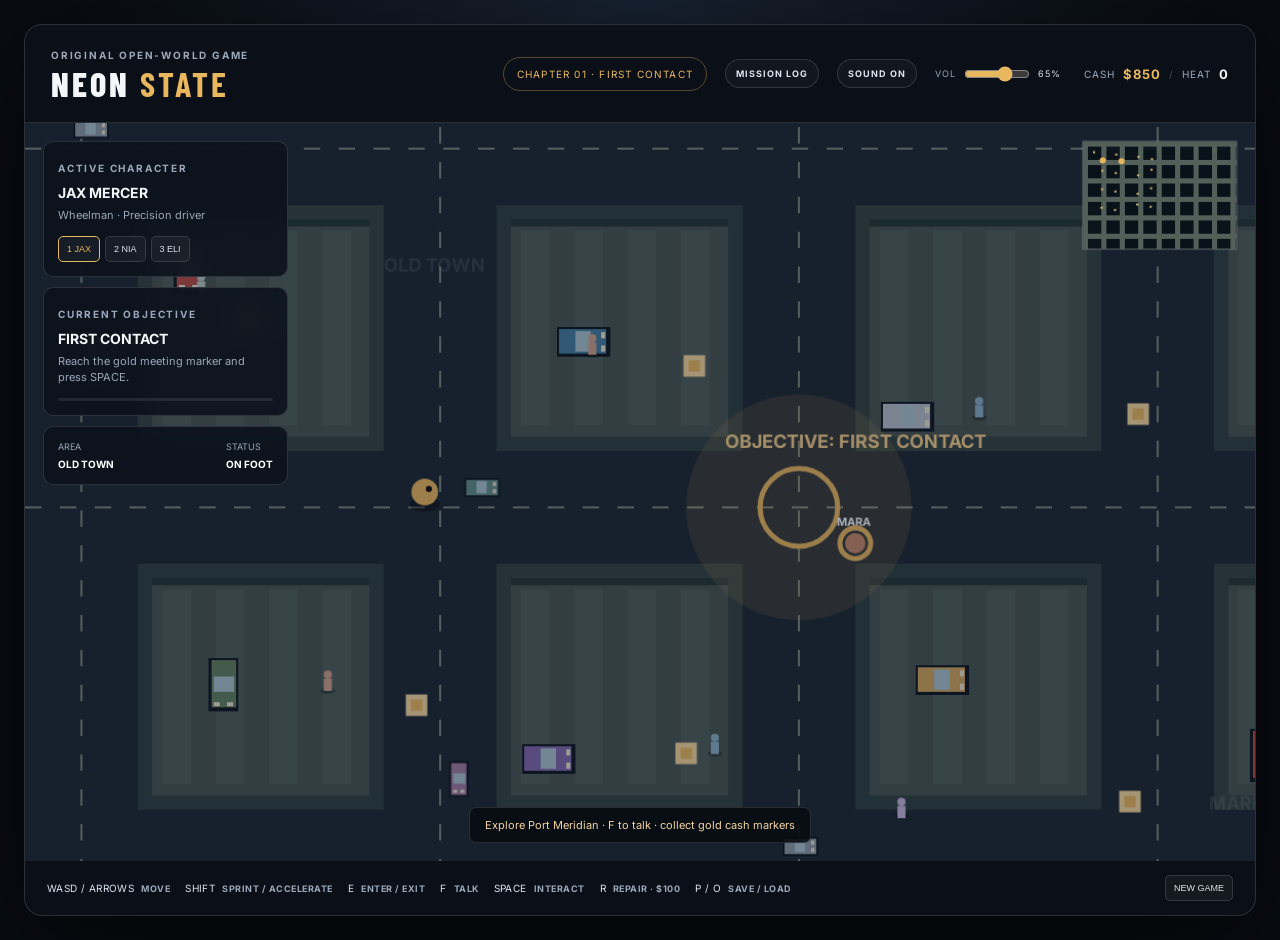
<file: classic.html>
<!doctype html>
<html lang="en">
<head>
<meta charset="utf-8"><meta name="viewport" content="width=device-width,initial-scale=1">
<meta name="theme-color" content="#090c12"><meta name="description" content="Neon State — an original open-world city game prototype.">
<title>Neon State — Open World Prototype</title><link rel="stylesheet" href="style.css">
</head>
<body><main id="game-shell">
<header><div><span class="eyebrow">ORIGINAL OPEN-WORLD GAME</span><h1>NEON <b>STATE</b></h1></div><div class="header-right"><div class="pill" id="chapter">CHAPTER 01 · FIRST CONTACT</div><button id="mission-log-toggle" class="sound-toggle" aria-expanded="false">MISSION LOG</button><button id="sound-toggle" class="sound-toggle" aria-pressed="true">SOUND ON</button><label class="volume-control" for="volume-control">VOL <input id="volume-control" type="range" min="0" max="100" value="65" aria-label="Sound effects volume"><span id="volume-value">65%</span></label><div class="wallet">CASH <strong id="money">$850</strong><span class="divider">/</span> HEAT <strong id="heat">0</strong></div></div></header>
<section id="stage"><canvas id="world" width="1200" height="720" aria-label="Playable top-down city game"></canvas>
<aside id="hud">
<div class="hud-card"><small>ACTIVE CHARACTER</small><strong id="hero-name">JAX MERCER</strong><p id="hero-role">Wheelman · Precision driver</p><div class="switches"><button data-hero="0">1 JAX</button><button data-hero="1">2 NIA</button><button data-hero="2">3 ELI</button></div></div>
<div class="hud-card"><small>CURRENT OBJECTIVE</small><strong id="objective">FIRST CONTACT</strong><p id="mission-detail">Reach the gold meeting marker and press SPACE.</p><div class="meter"><i id="progress"></i></div></div>
<div class="hud-card stats"><span>AREA<strong id="zone">OLD TOWN</strong></span><span>STATUS<strong id="status">ON FOOT</strong></span></div>
</aside>
<section id="dialogue" hidden aria-live="polite"><div class="dialogue-top"><strong id="dialogue-name">MARA · FIXER</strong><button id="dialogue-close" aria-label="Close dialogue">×</button></div><p id="dialogue-text"></p><div class="dialogue-bottom"><small id="dialogue-hint">F / SPACE · CONTINUE</small><button id="dialogue-next">CONTINUE ↗</button></div></section>
<section id="mission-log" hidden aria-live="polite"><div class="dialogue-top"><strong>CAMPAIGN JOURNAL</strong><button id="mission-log-close" aria-label="Close mission log">×</button></div><p class="journal-subtitle">Port Meridian · Crew contracts</p><div id="mission-log-list"></div><small class="journal-hint">L · OPEN / CLOSE</small></section>
<div id="toast" role="status">Find the gold marker to begin.</div></section>
<footer><span>WASD / ARROWS <small>MOVE</small></span><span>SHIFT <small>SPRINT / ACCELERATE</small></span><span>E <small>ENTER / EXIT</small></span><span>F <small>TALK</small></span><span>SPACE <small>INTERACT</small></span><span>R <small>REPAIR · $100</small></span><span>P / O <small>SAVE / LOAD</small></span><button id="reset">NEW GAME</button></footer>
</main><script src="audio.js"></script><script src="game.js"></script></body></html>
</file>
<file: style.css>
@import url('https://fonts.googleapis.com/css2?family=Barlow+Condensed:wght@500;600;700;800&family=Inter:wght@400;500;600;700&display=swap');
:root{color-scheme:dark;--bg:#090c12;--panel:rgba(12,18,28,.9);--line:rgba(255,255,255,.13);--gold:#e9b85e;--muted:#9aa8b9}
*{box-sizing:border-box}body{margin:0;background:radial-gradient(ellipse at 50% 0,#182231 0,var(--bg) 62%);color:#f4f6fa;font-family:Inter,system-ui,sans-serif;min-height:100vh;display:grid;place-items:center;padding:24px}
#game-shell{width:min(1500px,100%);border:1px solid var(--line);border-radius:18px;overflow:hidden;background:#0b1018;box-shadow:0 30px 100px #0009}
header{display:flex;align-items:center;justify-content:space-between;gap:18px;padding:18px 26px;border-bottom:1px solid var(--line)}h1{font:800 34px 'Barlow Condensed',sans-serif;letter-spacing:3px;margin:0}h1 b{color:var(--gold)}.eyebrow,small{font-size:10px;letter-spacing:1.8px;color:var(--muted);font-weight:700}.header-right{display:flex;align-items:center;gap:18px}.pill{border:1px solid #e9b85e55;border-radius:99px;color:var(--gold);font-size:10px;letter-spacing:1.2px;padding:10px 13px;white-space:nowrap}.sound-toggle{background:#ffffff08;border:1px solid var(--line);border-radius:99px;color:#dce4ed;padding:8px 10px;font:700 9px Inter,system-ui,sans-serif;letter-spacing:1px;white-space:nowrap;cursor:pointer}.sound-toggle:hover,.sound-toggle.sound-off{border-color:var(--gold);color:var(--gold)}.wallet{display:flex;align-items:center;gap:8px;font-size:10px;letter-spacing:1px;color:var(--muted)}.wallet strong{color:#f4f6fa;font-size:13px}.wallet #money{color:var(--gold)}.divider{color:#44505d}
#stage{position:relative;background:#111a20}canvas{display:block;width:100%;height:auto;aspect-ratio:5/3;image-rendering:auto}
#hud{position:absolute;top:18px;left:18px;width:245px;display:grid;gap:10px;pointer-events:none}#hud button{pointer-events:auto}.hud-card{padding:14px;border:1px solid var(--line);background:var(--panel);backdrop-filter:blur(12px);border-radius:10px}.hud-card>strong{display:block;margin-top:8px;font-size:14px}.hud-card p{font-size:11px;line-height:1.5;color:var(--muted);margin:6px 0 12px}.switches{display:flex;gap:5px}.switches button,footer button,#dialogue button{background:#ffffff0b;border:1px solid var(--line);border-radius:5px;padding:7px 8px;color:#dce4ed;font-size:9px;cursor:pointer;transition:border-color .15s,color .15s}.switches button:hover,footer button:hover,#dialogue button:hover{border-color:var(--gold);color:var(--gold)}.switches button.active{border-color:var(--gold);color:var(--gold)}.meter{height:3px;background:#ffffff16;border-radius:5px;overflow:hidden}.meter i{display:block;height:100%;width:0;background:var(--gold);transition:width .25s}.stats{display:flex;justify-content:space-between}.stats span{font-size:9px;color:var(--muted);display:grid;gap:6px}.stats strong{font-size:10px;color:white}
#mission-log{position:absolute;z-index:5;right:18px;top:18px;width:min(470px,calc(100% - 36px));max-height:calc(100% - 36px);overflow:auto;padding:18px;background:rgba(7,12,19,.96);border:1px solid #e9b85e66;border-radius:12px;box-shadow:0 20px 60px #0009;backdrop-filter:blur(18px)}#mission-log[hidden]{display:none}.journal-subtitle{font-size:11px;color:var(--muted);margin:8px 0 14px}.journal-entry{display:grid;grid-template-columns:22px 1fr auto;align-items:start;gap:9px;padding:12px 0;border-top:1px solid var(--line)}.journal-state{color:#738091;font-size:14px}.journal-entry.complete .journal-state,.journal-entry.current .journal-state{color:var(--gold)}.journal-entry strong{font-size:11px;letter-spacing:.7px}.journal-entry p{margin:5px 0 0;color:var(--muted);font-size:10px;line-height:1.55}.journal-entry em{font-size:8px;font-style:normal;letter-spacing:.8px;color:#8390a0}.journal-entry.current em{color:var(--gold)}.journal-entry.complete em{color:#91c6a2}.journal-hint{display:block;text-align:right;font-size:8px;letter-spacing:1px;margin-top:8px}
.volume-control{display:flex;align-items:center;gap:6px;font-size:9px;letter-spacing:1px;color:var(--muted);white-space:nowrap}.volume-control input{width:66px;accent-color:var(--gold);cursor:pointer}.volume-control span{width:28px;font-size:9px;color:#dce4ed}#toast{position:absolute;left:50%;bottom:18px;transform:translateX(-50%);background:#080c12e8;border:1px solid var(--line);border-radius:7px;padding:10px 15px;font-size:11px;color:#f1d5a0;white-space:nowrap;max-width:75%;overflow:hidden;text-overflow:ellipsis}
#dialogue{position:absolute;left:50%;bottom:68px;transform:translateX(-50%);width:min(560px,calc(100% - 36px));padding:17px 19px;background:rgba(7,12,19,.95);border:1px solid #e9b85e66;border-radius:12px;box-shadow:0 20px 60px #0009;backdrop-filter:blur(16px)}.dialogue-top,.dialogue-bottom{display:flex;align-items:center;justify-content:space-between;gap:12px}.dialogue-top strong{font-size:11px;letter-spacing:1.3px;color:var(--gold)}#dialogue-close{font-size:18px;padding:2px 8px!important}#dialogue-text{font-size:13px;line-height:1.65;color:#e3e8ee;margin:14px 0 18px}.dialogue-bottom small{font-size:9px;letter-spacing:.8px}
footer{display:flex;gap:15px;align-items:center;flex-wrap:wrap;padding:14px 22px;color:#dbe4ef;font-size:10px;letter-spacing:.4px}footer span{display:flex;gap:7px;align-items:center;white-space:nowrap}footer small{font-size:9px;letter-spacing:.5px}footer button{margin-left:auto;white-space:nowrap}
@media(max-width:1000px){body{padding:8px}.header-right{gap:8px;flex-wrap:wrap;justify-content:flex-end}.wallet{font-size:9px}#hud{top:8px;left:8px;width:200px;gap:6px}.hud-card{padding:10px}footer{gap:10px}}
@media(max-width:680px){body{padding:0}#game-shell{border-radius:0}header{padding:12px;align-items:flex-start}h1{font-size:25px}.eyebrow{font-size:8px}.pill{font-size:8px;padding:7px}.header-right{display:grid;justify-items:end}.sound-toggle{font-size:8px;padding:6px 8px}.volume-control{font-size:7px;gap:3px}.volume-control input{width:44px}.volume-control span{font-size:8px}.wallet{gap:5px}#hud{top:7px;left:7px;width:155px;gap:5px}.hud-card{padding:8px}.hud-card p{font-size:9px;margin:4px 0 7px}.hud-card>strong{font-size:11px}.hud-card small{font-size:8px;letter-spacing:1px}.switches{gap:3px}.switches button{font-size:7px;padding:5px 4px}.stats{gap:5px}footer{gap:8px;padding:10px}footer span{font-size:8px}footer small{display:none}#toast{font-size:9px;bottom:6px;padding:8px 10px}#dialogue{bottom:42px;padding:12px}#dialogue-text{font-size:11px;margin:10px 0}#dialogue .dialogue-bottom small{font-size:7px}}
</file>
